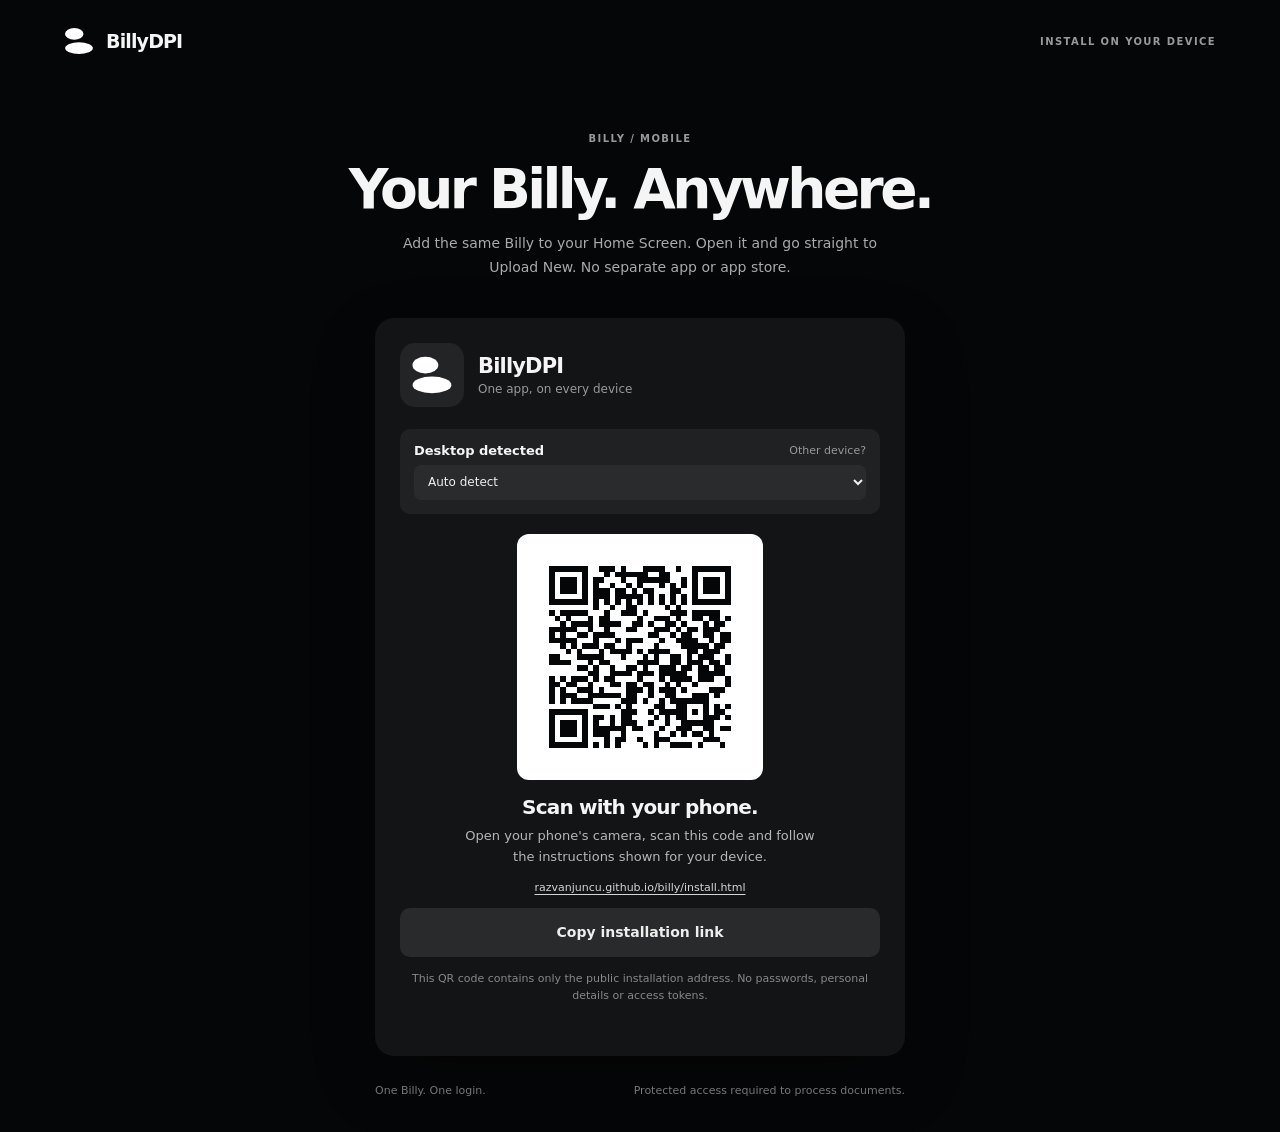
<file: site/install.html>
<!doctype html>
<html lang="en">
<head>
  <meta charset="utf-8">
  <meta name="viewport" content="width=device-width, initial-scale=1, viewport-fit=cover">
  <meta name="theme-color" content="#050607">
  <meta name="apple-mobile-web-app-capable" content="yes">
  <meta name="apple-mobile-web-app-title" content="BillyDPI">
  <meta name="description" content="Install BillyDPI on your phone or tablet using the same web application.">
  <title>Install Billy | BillyDPI</title>
  <link rel="icon" type="image/svg+xml" href="./favicon.svg">
  <link rel="apple-touch-icon" href="./icon-192.png">
  <link rel="manifest" href="./manifest.webmanifest">
  <link rel="stylesheet" href="./install.css?v=2">
  <script src="./install.js?v=2" defer></script>
</head>
<body>
  <header class="top">
    <a href="./" class="home-link" aria-label="BillyDPI home">
      <img src="./billydpi-logo.svg" alt="" width="30" height="30">
      <span>BillyDPI</span>
    </a>
    <span class="top-label">INSTALL ON YOUR DEVICE</span>
  </header>
  <main class="layout">
    <div class="intro">
      <span class="eyebrow">BILLY / MOBILE</span>
      <h1>Your Billy. Anywhere.</h1>
      <p>Add the same Billy to your Home Screen. Open it and go straight to Upload New. No separate app or app store.</p>
    </div>
    <section class="installer" aria-label="Billy installation guide">
      <div class="product">
        <div class="product-icon"><img src="./billydpi-logo.svg" alt="" width="42" height="42"></div>
        <div><h2>BillyDPI</h2><p>One app, on every device</p></div>
      </div>
      <div class="detector">
        <span id="detectedLabel">Checking your device...</span>
        <label for="platformChoice">Other device?</label>
        <select id="platformChoice" aria-label="Change your device type">
          <option value="auto">Auto detect</option>
          <option value="ios">iPhone / iPad</option>
          <option value="android">Android / Samsung</option>
          <option value="huawei">Huawei</option>
          <option value="desktop">Windows / macOS / Linux</option>
        </select>
      </div>
      <section id="desktopGuide" class="guide" hidden aria-label="Install on phone using QR code">
        <div id="qrCode" class="qr" role="img" aria-label="QR code linking to the Billy installation guide"></div>
        <h3>Scan with your phone.</h3>
        <p>Open your phone's camera, scan this code and follow the instructions shown for your device.</p>
        <a id="qrTarget" href="https://razvanjuncu.github.io/billy/install.html" class="qr-address">razvanjuncu.github.io/billy/install.html</a>
        <button id="copyLink" type="button" class="secondary">Copy installation link</button>
        <p class="fine">This QR code contains only the public installation address. No passwords, personal details or access tokens.</p>
      </section>
      <section id="mobileGuide" class="guide" hidden aria-label="Install on this phone">
        <div class="device-heading">
          <span id="deviceIcon" aria-hidden="true">◉</span>
          <div><h3 id="deviceTitle">Install on your phone</h3><p id="deviceSubtitle">Follow the steps below.</p></div>
        </div>
        <ol id="steps" class="steps"></ol>
        <button id="installButton" type="button" class="primary" hidden>Install Billy</button>
        <a id="openBilly" class="primary" href="./">Open Billy</a>
        <p id="installHelp" class="fine" aria-live="polite"></p>
      </section>
      <p id="feedback" class="feedback" role="status" aria-live="polite"></p>
    </section>
    <footer><span>One Billy. One login.</span><span>Protected access required to process documents.</span></footer>
  </main>
</body>
</html>
</file>
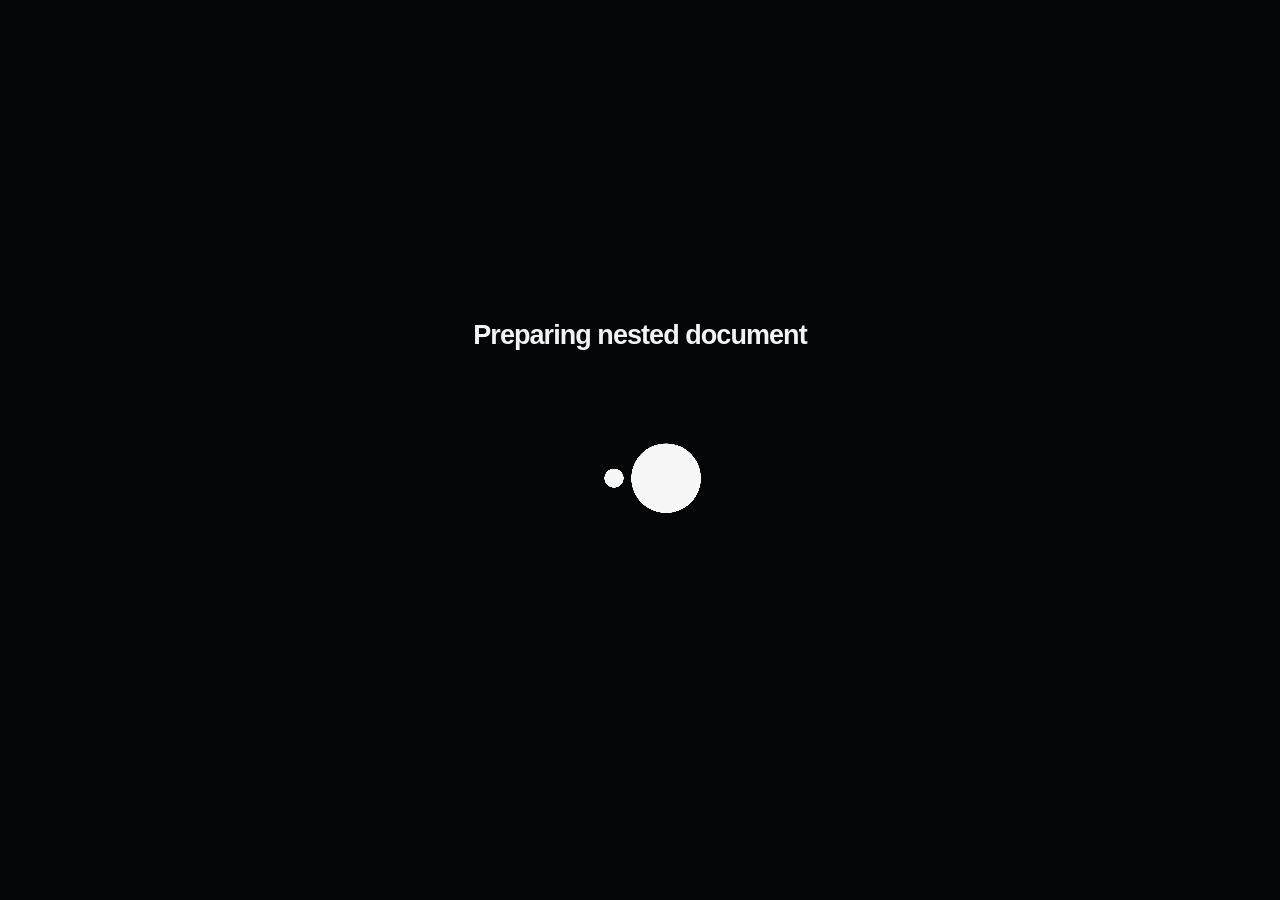
<file: site/nested-mitosis-preview.html>
<!doctype html>
<html lang="en">
<head>
  <meta charset="utf-8">
  <meta name="viewport" content="width=device-width, initial-scale=1, viewport-fit=cover">
  <meta name="color-scheme" content="dark">
  <meta name="theme-color" content="#050607">
  <title>Preparing nested document · BillyDPI</title>
  <link rel="icon" type="image/svg+xml" href="./favicon.svg">
  <link rel="stylesheet" href="./nested-mitosis.css?v=0.3.0">
  <script src="./nested-mitosis.js?v=0.3.0" defer></script>
  <style>
    :root{font-family:Inter,-apple-system,BlinkMacSystemFont,"Segoe UI",Arial,sans-serif;
      color-scheme:dark;background:#050607;color:#f2f2f2;font-synthesis:none}
    *{box-sizing:border-box}
    html,body{margin:0;min-height:100%;background:#050607}
    body{min-height:100dvh;display:grid;place-items:center}
    main{width:100%;padding:32px 20px;display:flex;align-items:center;justify-content:center}
    .stage{display:flex;flex-direction:column;align-items:center;gap:22px;width:100%}
    h1{margin:0;text-align:center;font-size:clamp(20px,3.2vw,27px);
      font-weight:650;letter-spacing:-.035em;line-height:1.3;color:#f3f3f3}
    .animation-shell{width:min(470px,100%)}
    .billy-mitosis{width:100%}
    @media(max-width:600px){
      main{padding:24px 18px}
      .stage{gap:15px}
      .animation-shell{width:min(340px,100%)}
    }
  </style>
</head>
<body>
  <main>
    <section class="stage" aria-label="Nested document loading animation">
      <h1>Preparing nested document</h1>
      <div class="animation-shell">
        <div id="mitosisPreview"></div>
      </div>
    </section>
  </main>
  <script>
    document.addEventListener("DOMContentLoaded",()=>{
      const root=document.getElementById("mitosisPreview");
      if(!root||!window.BillyMitosis?.mount)return;
      window.BillyMitosis.mount(root,{loop:true,duration:2800}).play();
    });
  </script>
</body>
</html>
</file>
<file: site/install.css>
:root{font-family:Inter,ui-sans-serif,system-ui,-apple-system,BlinkMacSystemFont,"Segoe UI",sans-serif;color:#f5f5f5;background:#050607;color-scheme:dark}
*{box-sizing:border-box}
body{margin:0;min-height:100dvh;background:#050607}
button,input,select{font:inherit}
a{color:inherit;text-decoration:none}
button{cursor:pointer}
button:focus-visible,select:focus-visible,a:focus-visible{outline:2px solid #fff;outline-offset:3px}
.top{height:82px;padding:0 clamp(20px,5vw,64px);display:flex;align-items:center;justify-content:space-between;gap:15px}
.home-link{display:flex;align-items:center;gap:12px;font-size:19px;font-weight:740;letter-spacing:-.045em}
.home-link img{width:30px;height:30px}
.top-label,.eyebrow{font-size:10px;letter-spacing:.14em;font-weight:730;color:#999}
.layout{width:min(850px,calc(100% - 32px));margin:5vh auto 0}
.intro{text-align:center;max-width:650px;margin:0 auto 38px}
.intro h1{margin:14px 0 13px;font-size:clamp(34px,6vw,55px);line-height:1.08;letter-spacing:-.065em;font-weight:700}
.intro p{margin:0 auto;max-width:490px;color:#aaa;font-size:14px;line-height:1.7}
.installer{margin:0 auto;background:#131416;border-radius:19px;width:min(530px,100%);padding:25px;box-shadow:0 24px 65px rgba(0,0,0,.24)}
.product{display:flex;gap:14px;align-items:center}
.product-icon{width:64px;height:64px;border-radius:15px;background:#222426;display:grid;place-items:center;flex:none}
.product h2{font-size:21px;font-weight:690;letter-spacing:-.04em;margin:0 0 4px}
.product p{font-size:12px;color:#999;margin:0}
.detector{margin:22px 0 20px;padding:14px;background:#202123;border-radius:10px;display:grid;grid-template-columns:1fr auto;column-gap:12px;row-gap:7px;align-items:center}
.detector>span{font-size:13px;font-weight:620}
.detector label{font-size:11px;color:#999;text-align:right}
.detector select{grid-column:1/-1;width:100%;background:#2a2b2d;color:#eee;border:0;border-radius:7px;min-height:35px;padding:4px 10px;font-size:12px}
.guide{text-align:center}
.guide[hidden]{display:none}
.guide h3{font-size:20px;font-weight:680;letter-spacing:-.04em;margin:15px 0 7px}
.guide>p:not(.fine){font-size:13px;line-height:1.6;color:#b7b7b7;max-width:350px;margin:0 auto 13px}
.qr{background:#fff;width:min(246px,100%);aspect-ratio:1;padding:10px;border-radius:12px;margin:0 auto;display:grid;place-items:center}
.qr svg{display:block;width:100%;height:100%;image-rendering:pixelated}
.qr-address{color:#d5d5d5;display:block;word-break:break-all;text-decoration:underline;text-underline-offset:3px;font-size:11px;margin:0 0 14px}
.primary,.secondary{display:flex;align-items:center;justify-content:center;width:100%;min-height:49px;border:0;border-radius:10px;font-size:14px;font-weight:660;text-align:center}
.primary{background:#f1f1f1;color:#111}
.secondary{background:#292a2b;color:#eee}
.primary[hidden]{display:none}
.secondary:hover{background:#353638}
.primary:hover{background:#fff}
.fine{color:#888;font-size:11px;line-height:1.55;margin:13px 0 0}
.device-heading{display:flex;align-items:center;gap:13px;text-align:left;margin:0 0 13px}
.device-heading #deviceIcon{background:#2b2c2e;border-radius:10px;width:43px;height:43px;display:grid;place-items:center;font-size:21px;flex:none}
.device-heading h3{font-size:20px;margin:0 0 3px}
.device-heading p{font-size:12px;color:#aaa;margin:0}
.steps{list-style:none;padding:0;margin:15px 0 23px;counter-reset:step;text-align:left;display:grid;gap:11px}
.steps li{display:flex;align-items:flex-start;gap:12px;color:#d9d9d9;font-size:13px;line-height:1.55}
.steps li::before{counter-increment:step;content:counter(step);display:grid;place-items:center;min-width:26px;height:26px;border-radius:8px;background:#303132;color:#eee;font-size:12px;font-weight:700}
#installButton{margin:0 0 9px}
.feedback{min-height:15px;font-size:12px;color:#d2d2d2;text-align:center;margin:12px 0 0}
footer{display:flex;justify-content:space-between;gap:12px;margin:28px auto 35px;color:#777;font-size:11px;width:min(530px,100%)}
@media(max-width:620px){.top{height:65px}.top-label{font-size:9px}.layout{margin:30px auto 0}.intro{margin-bottom:25px}.intro h1{font-size:clamp(32px,9vw,42px)}.intro p{font-size:12px}.installer{padding:19px;border-radius:15px}.detector{margin:17px 0 15px}.guide h3{font-size:18px}footer{flex-direction:column;align-items:center;text-align:center;gap:3px}}
@media(prefers-reduced-motion:reduce){*{scroll-behavior:auto!important}}
</file>
<file: site/nested-mitosis.css>
/* BillyDPI nested mitosis v0.3 — smaller white bubbles, smooth frame clock.
   Movement comes from one shared requestAnimationFrame timeline, NOT stacked
   CSS keyframes that independently accelerate/decelerate at each step. */
.billy-mitosis{
  display:block;
  position:relative;
  width:100%;
  min-width:0;
  overflow:hidden;
  background:transparent;
  contain:layout style;
}
.billy-mitosis-svg{
  display:block;
  width:100%;
  height:auto;
  aspect-ratio:510 / 224;
  overflow:visible;
  shape-rendering:geometricPrecision;
  fill:#f7f7f7;
}
.billy-mitosis-cells,
.billy-mitosis-parent,
.billy-mitosis-child{
  fill:#f7f7f7;
}
@media(prefers-reduced-motion:reduce){
  .billy-mitosis,.billy-mitosis *{
    animation:none!important;
    transition:none!important;
  }
}
</file>
